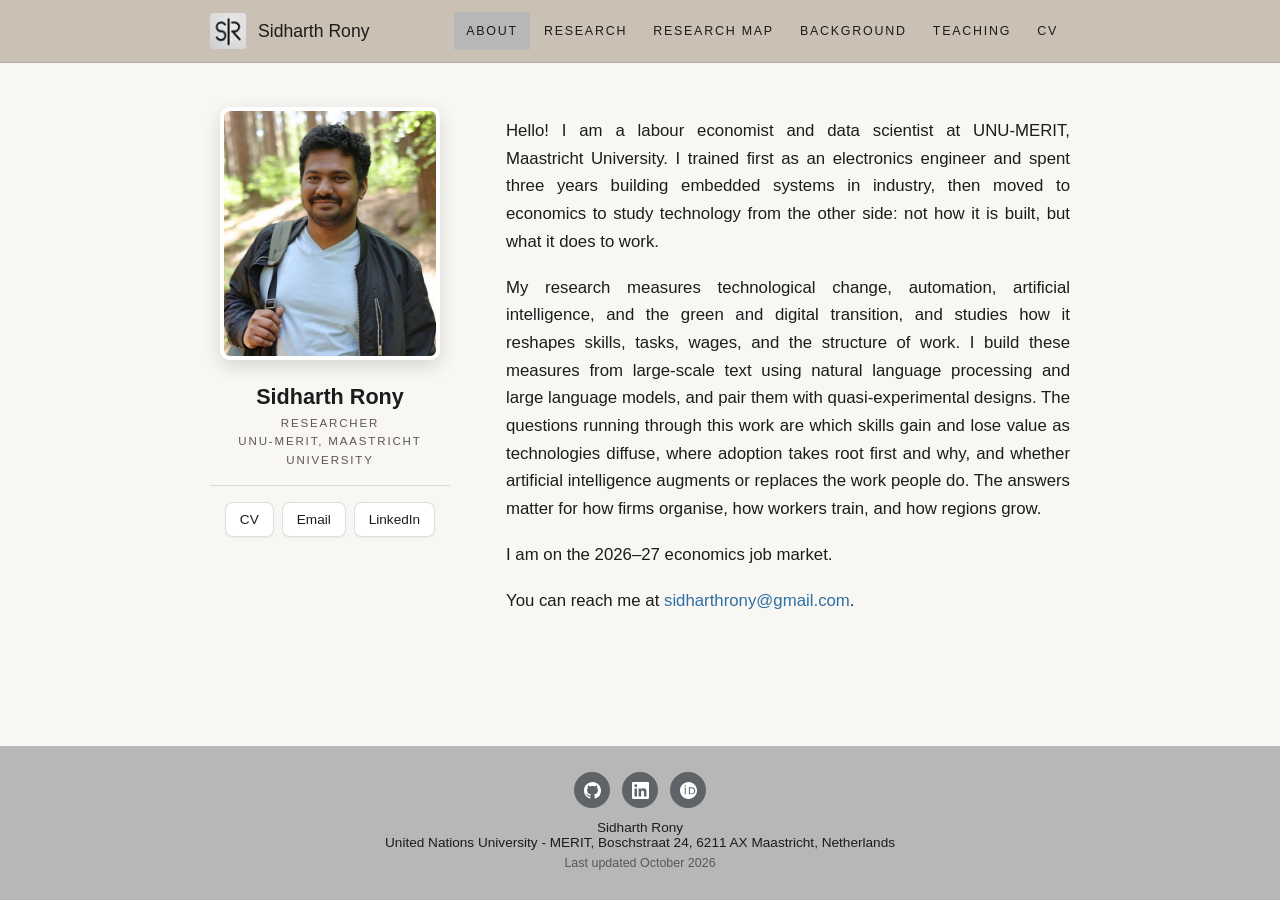
<file: index.html>
<!DOCTYPE html>
<html lang="en">
<head>
<meta charset="utf-8">
<meta name="viewport" content="width=device-width, initial-scale=1">
<title>Sidharth Rony | Economist, UNU-MERIT</title>
<meta name="description" content="Sidharth Rony is a labour economist at UNU-MERIT, Maastricht University. Technological change, skills and labour markets, measured from large-scale text with language models.">
<meta name="robots" content="index, follow, max-image-preview:large">
<meta name="referrer" content="strict-origin-when-cross-origin">
<meta http-equiv="Content-Security-Policy" content="default-src 'self'; script-src 'self' https://www.googletagmanager.com; connect-src 'self' https://*.google-analytics.com https://*.analytics.google.com https://www.googletagmanager.com; img-src 'self' data: https://www.googletagmanager.com https://*.google-analytics.com; style-src 'self' https://fonts.googleapis.com; font-src 'self' https://fonts.gstatic.com; object-src 'none'; base-uri 'self'; form-action 'none'">
<link rel="canonical" href="https://srony.github.io/">
<meta name="theme-color" content="#cac0b3">
<meta name="author" content="Sidharth Rony">
<meta property="og:type" content="profile">
<meta property="og:title" content="Sidharth Rony | Economist, UNU-MERIT">
<meta property="og:description" content="Labour economist at UNU-MERIT, Maastricht University. Technological change, skills and labour markets.">
<meta property="og:url" content="https://srony.github.io/">
<meta property="og:image" content="https://srony.github.io/files/photo.jpg">
<meta property="og:site_name" content="Sidharth Rony">
<meta name="twitter:card" content="summary">
<link rel="icon" href="favicon.ico" sizes="16x16 32x32 48x48">
<link rel="icon" type="image/png" sizes="196x196" href="files/favicon.png">
<link rel="apple-touch-icon" href="files/apple-touch-icon.png">
<link rel="preconnect" href="https://fonts.googleapis.com">
<link rel="preconnect" href="https://fonts.gstatic.com" crossorigin>
<link href="https://fonts.googleapis.com/css2?family=Droid+Sans:wght@400;700&display=swap" rel="stylesheet">
<link rel="stylesheet" href="files/site.css?v=9">
<script type="application/ld+json">
{
  "@context": "https://schema.org",
  "@type": "Person",
  "name": "Sidharth Rony",
  "honorificSuffix": "Ph.D.",
  "jobTitle": "Researcher",
  "url": "https://srony.github.io/",
  "image": "https://srony.github.io/files/photo.jpg",
  "email": "mailto:sidharthrony@gmail.com",
  "affiliation": {"@type": "Organization", "name": "UNU-MERIT, Maastricht University", "url": "https://www.merit.unu.edu/"},
  "alumniOf": [
    {"@type": "CollegeOrUniversity", "name": "Royal Holloway, University of London"},
    {"@type": "CollegeOrUniversity", "name": "Maastricht University"}
  ],
  "knowsAbout": ["labour economics", "economics of innovation", "artificial intelligence", "natural language processing", "text as data"],
  "sameAs": ["https://www.linkedin.com/in/sidharth-rony/", "https://github.com/srony", "https://orcid.org/0009-0008-6828-4704", "https://sites.google.com/view/sidharthrony/"]
}
</script>
<script src="files/analytics.js"></script>
</head>
<body>
<header>
  <div class="wrap">
    <a class="brand" href="index.html"><img src="files/logo.png" alt="S|R" width="36" height="36"><span>Sidharth Rony</span></a>
    <nav aria-label="Main">
      <a href="index.html" class="active">About</a>
      <a href="research.html">Research</a>
      <a href="research-map.html">Research map</a>
      <a href="background.html">Background</a>
      <a href="teaching.html">Teaching</a>
      <a href="files/cv_rony.pdf">CV</a>
    </nav>
  </div>
</header>

<main class="wrap">
  <div class="home">
    <div class="card">
      <img src="files/photo.jpg" alt="Portrait of Sidharth Rony" width="220" height="253">
      <h1>Sidharth Rony</h1>
      <div class="sub">Researcher<br>UNU-MERIT, Maastricht University</div>
      <hr>
      <div class="btns">
        <a href="files/cv_rony.pdf">CV</a>
        <a href="mailto:sidharthrony@gmail.com">Email</a>
        <a href="https://www.linkedin.com/in/sidharth-rony/">LinkedIn</a>
      </div>
    </div>
    <div class="greet">
      <p>Hello! I am a labour economist and data scientist at UNU-MERIT, Maastricht University. I trained first as an electronics engineer and spent three years building embedded systems in industry, then moved to economics to study technology from the other side: not how it is built, but what it does to work.</p>
      <p>My research measures technological change, automation, artificial intelligence, and the green and digital transition, and studies how it reshapes skills, tasks, wages, and the structure of work. I build these measures from large-scale text using natural language processing and large language models, and pair them with quasi-experimental designs. The questions running through this work are which skills gain and lose value as technologies diffuse, where adoption takes root first and why, and whether artificial intelligence augments or replaces the work people do. The answers matter for how firms organise, how workers train, and how regions grow.</p>
      <p>I am on the 2026–27 economics job market.</p>
      <p>You can reach me at <a href="mailto:sidharthrony@gmail.com">sidharthrony@gmail.com</a>.</p>
    </div>
  </div>
</main>

<footer>
  <div class="icons">
    <a href="https://github.com/srony" aria-label="GitHub" title="GitHub"><svg viewBox="0 0 16 16" aria-hidden="true"><path d="M8 0C3.58 0 0 3.58 0 8c0 3.54 2.29 6.53 5.47 7.59.4.07.55-.17.55-.38 0-.19-.01-.82-.01-1.49-2.01.37-2.53-.49-2.69-.94-.09-.23-.48-.94-.82-1.13-.28-.15-.68-.52-.01-.53.63-.01 1.08.58 1.23.82.72 1.21 1.87.87 2.33.66.07-.52.28-.87.51-1.07-1.78-.2-3.64-.89-3.64-3.95 0-.87.31-1.59.82-2.15-.08-.2-.36-1.02.08-2.12 0 0 .67-.21 2.2.82.64-.18 1.32-.27 2-.27.68 0 1.36.09 2 .27 1.53-1.04 2.2-.82 2.2-.82.44 1.1.16 1.92.08 2.12.51.56.82 1.27.82 2.15 0 3.07-1.87 3.75-3.65 3.95.29.25.54.73.54 1.48 0 1.07-.01 1.93-.01 2.2 0 .21.15.46.55.38A8.01 8.01 0 0 0 16 8c0-4.42-3.58-8-8-8z"/></svg></a>
    <a href="https://www.linkedin.com/in/sidharth-rony/" aria-label="LinkedIn" title="LinkedIn"><svg viewBox="0 0 24 24" aria-hidden="true"><path d="M20.45 20.45h-3.55v-5.57c0-1.33-.03-3.04-1.85-3.04-1.85 0-2.14 1.45-2.14 2.94v5.67H9.35V9h3.41v1.56h.05c.47-.9 1.63-1.85 3.36-1.85 3.6 0 4.26 2.37 4.26 5.45v6.29zM5.34 7.43a2.06 2.06 0 1 1 0-4.12 2.06 2.06 0 0 1 0 4.12zM7.12 20.45H3.56V9h3.56v11.45zM22.22 0H1.77C.79 0 0 .77 0 1.73v20.54C0 23.23.79 24 1.77 24h20.45c.98 0 1.78-.77 1.78-1.73V1.73C24 .77 23.2 0 22.22 0z"/></svg></a>
    <a href="https://orcid.org/0009-0008-6828-4704" aria-label="ORCID" title="ORCID"><svg viewBox="0 0 256 256" aria-hidden="true"><path d="M128 0C57.3 0 0 57.3 0 128s57.3 128 128 128 128-57.3 128-128S198.7 0 128 0zM86.3 186.2H70.9V79.1h15.4v107.1zm-7.7-120.5c-5.5 0-10-4.5-10-10s4.5-10 10-10 10 4.5 10 10-4.5 10-10 10zm96.7 120.5h-41.6V79.1h41.6c37.3 0 54.2 26.6 54.2 53.5 0 29.1-19.6 53.6-54.2 53.6zm-1.4-93.3h-24.8v79.5h24.1c26.9 0 40.5-16.4 40.5-39.8.1-21.9-12.4-39.7-39.8-39.7z"/></svg></a>
  </div>
  Sidharth Rony<br>United Nations University - MERIT, Boschstraat 24, 6211 AX Maastricht, Netherlands
  <div class="small">Last updated October 2026</div>
</footer>
<script src="files/site.js"></script>
</body>
</html>
</file>
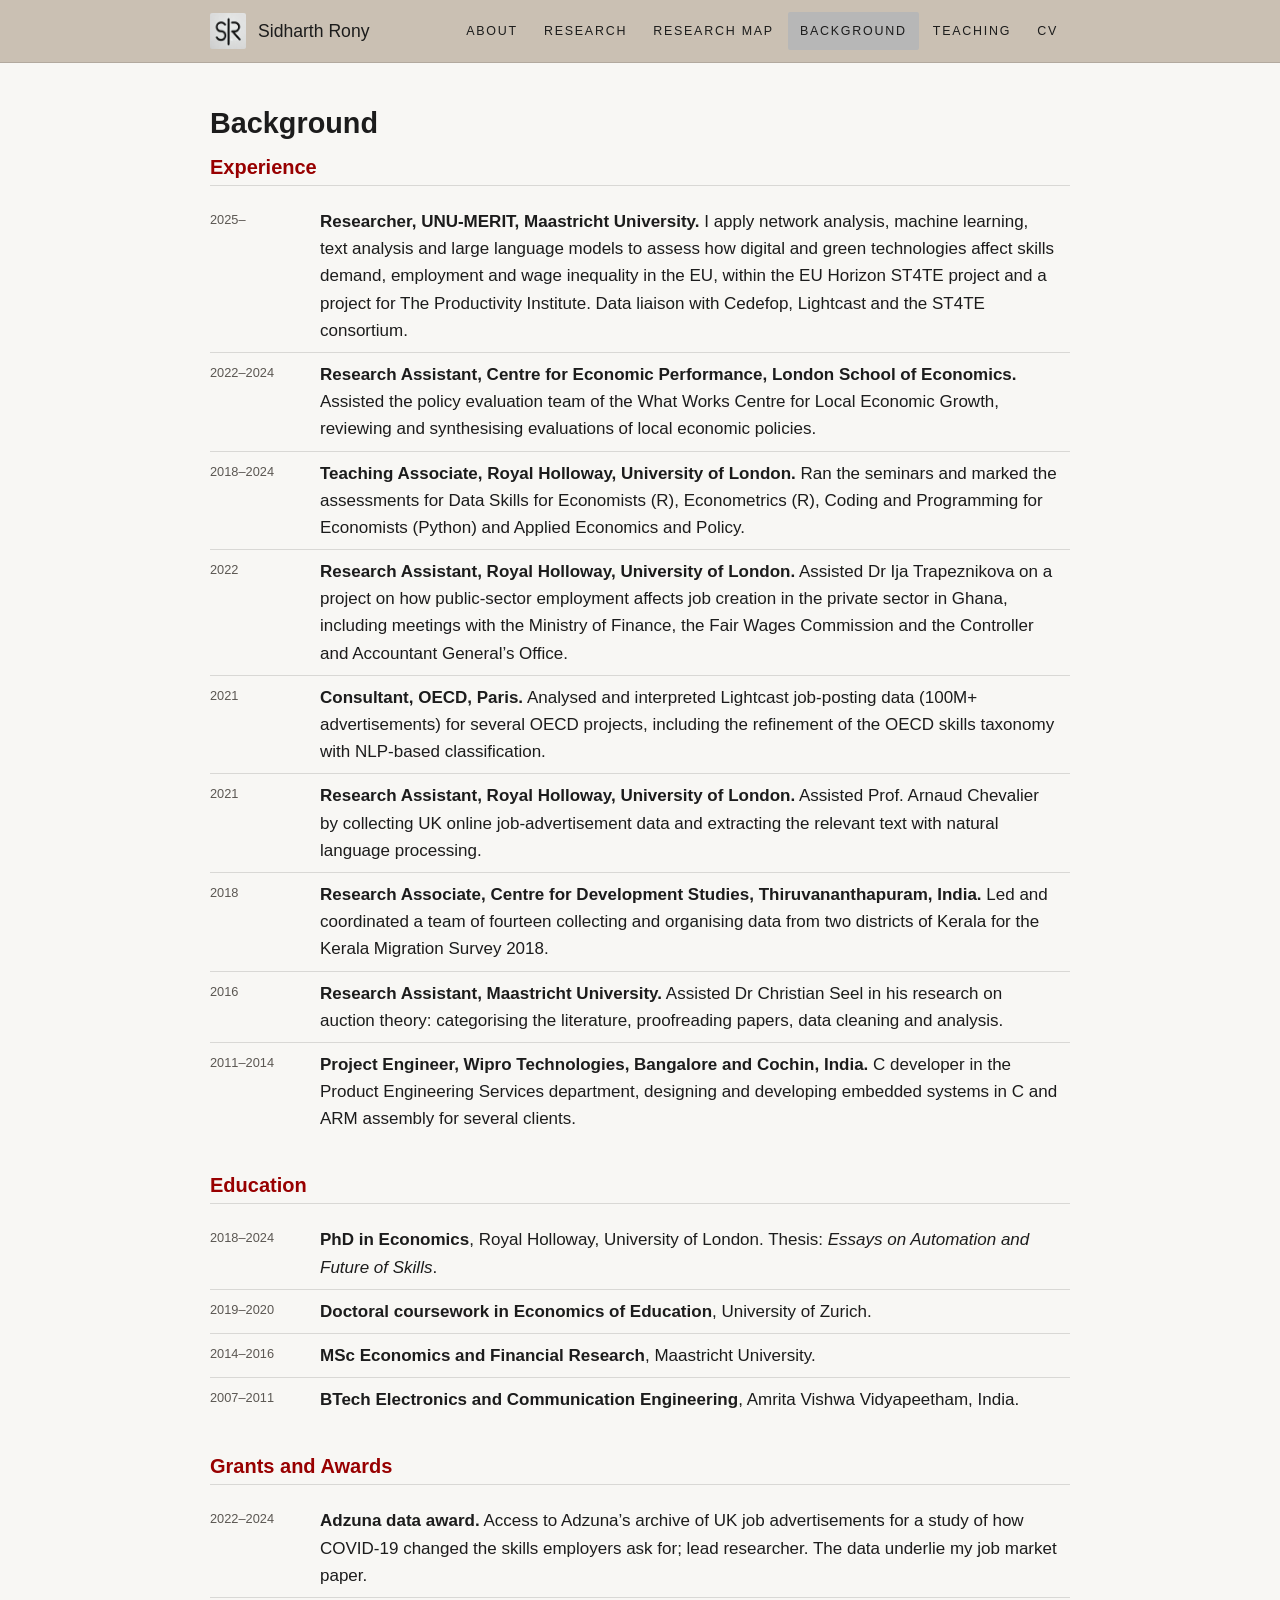
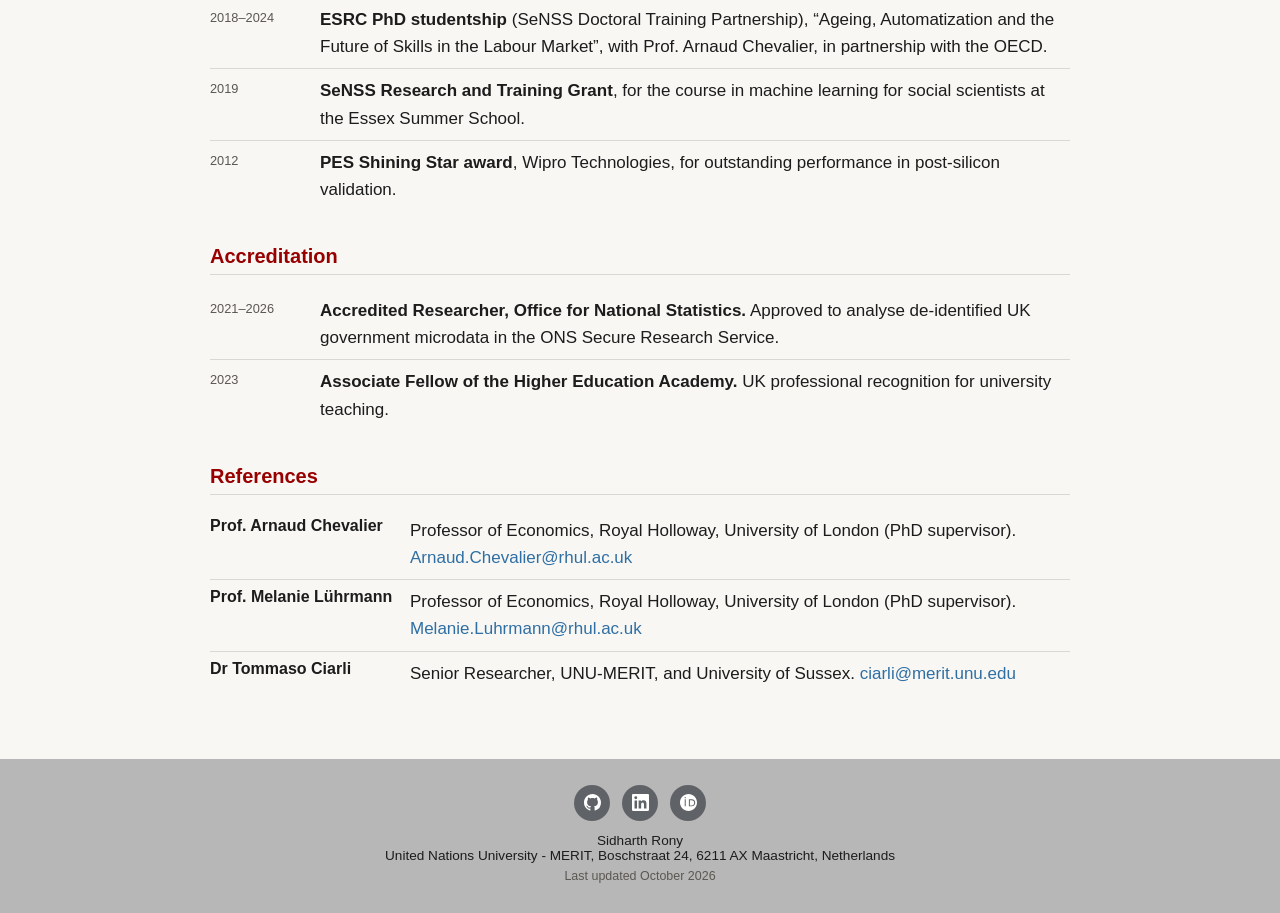
<file: background.html>
<!DOCTYPE html>
<html lang="en">
<head>
<meta charset="utf-8">
<meta name="viewport" content="width=device-width, initial-scale=1">
<title>Background | Sidharth Rony</title>
<meta name="description" content="Experience, education, grants and accreditation of Sidharth Rony, economist at UNU-MERIT.">
<meta name="robots" content="index, follow">
<meta name="referrer" content="strict-origin-when-cross-origin">
<meta http-equiv="Content-Security-Policy" content="default-src 'self'; script-src 'self' https://www.googletagmanager.com; connect-src 'self' https://*.google-analytics.com https://*.analytics.google.com https://www.googletagmanager.com; img-src 'self' data: https://www.googletagmanager.com https://*.google-analytics.com; style-src 'self' https://fonts.googleapis.com; font-src 'self' https://fonts.gstatic.com; object-src 'none'; base-uri 'self'; form-action 'none'">
<link rel="canonical" href="https://srony.github.io/background.html">
<meta name="theme-color" content="#cac0b3">
<link rel="icon" href="favicon.ico" sizes="16x16 32x32 48x48">
<link rel="icon" type="image/png" sizes="196x196" href="files/favicon.png">
<link rel="apple-touch-icon" href="files/apple-touch-icon.png">
<link rel="preconnect" href="https://fonts.googleapis.com">
<link rel="preconnect" href="https://fonts.gstatic.com" crossorigin>
<link href="https://fonts.googleapis.com/css2?family=Droid+Sans:wght@400;700&display=swap" rel="stylesheet">
<link rel="stylesheet" href="files/site.css?v=9">
<script src="files/analytics.js"></script>
</head>
<body>
<header>
  <div class="wrap">
    <a class="brand" href="index.html"><img src="files/logo.png" alt="S|R" width="36" height="36"><span>Sidharth Rony</span></a>
    <nav aria-label="Main">
      <a href="index.html">About</a>
      <a href="research.html">Research</a>
      <a href="research-map.html">Research map</a>
      <a href="background.html" class="active">Background</a>
      <a href="teaching.html">Teaching</a>
      <a href="files/cv_rony.pdf">CV</a>
    </nav>
  </div>
</header>

<main class="wrap">
  <h1 class="page">Background</h1>

  <h2>Experience</h2>
  <table>
    <tr><td>2025–</td><td><strong>Researcher, UNU-MERIT, Maastricht University.</strong> I apply network analysis, machine learning, text analysis and large language models to assess how digital and green technologies affect skills demand, employment and wage inequality in the EU, within the EU Horizon ST4TE project and a project for The Productivity Institute. Data liaison with Cedefop, Lightcast and the ST4TE consortium.</td></tr>
    <tr><td>2022–2024</td><td><strong>Research Assistant, Centre for Economic Performance, London School of Economics.</strong> Assisted the policy evaluation team of the What Works Centre for Local Economic Growth, reviewing and synthesising evaluations of local economic policies.</td></tr>
    <tr><td>2018–2024</td><td><strong>Teaching Associate, Royal Holloway, University of London.</strong> Ran the seminars and marked the assessments for Data Skills for Economists (R), Econometrics (R), Coding and Programming for Economists (Python) and Applied Economics and Policy.</td></tr>
    <tr><td>2022</td><td><strong>Research Assistant, Royal Holloway, University of London.</strong> Assisted Dr Ija Trapeznikova on a project on how public-sector employment affects job creation in the private sector in Ghana, including meetings with the Ministry of Finance, the Fair Wages Commission and the Controller and Accountant General’s Office.</td></tr>
    <tr><td>2021</td><td><strong>Consultant, OECD, Paris.</strong> Analysed and interpreted Lightcast job-posting data (100M+ advertisements) for several OECD projects, including the refinement of the OECD skills taxonomy with NLP-based classification.</td></tr>
    <tr><td>2021</td><td><strong>Research Assistant, Royal Holloway, University of London.</strong> Assisted Prof. Arnaud Chevalier by collecting UK online job-advertisement data and extracting the relevant text with natural language processing.</td></tr>
    <tr><td>2018</td><td><strong>Research Associate, Centre for Development Studies, Thiruvananthapuram, India.</strong> Led and coordinated a team of fourteen collecting and organising data from two districts of Kerala for the Kerala Migration Survey 2018.</td></tr>
    <tr><td>2016</td><td><strong>Research Assistant, Maastricht University.</strong> Assisted Dr Christian Seel in his research on auction theory: categorising the literature, proofreading papers, data cleaning and analysis.</td></tr>
    <tr><td>2011–2014</td><td><strong>Project Engineer, Wipro Technologies, Bangalore and Cochin, India.</strong> C developer in the Product Engineering Services department, designing and developing embedded systems in C and ARM assembly for several clients.</td></tr>
  </table>

  <h2>Education</h2>
  <table>
    <tr><td>2018–2024</td><td><strong>PhD in Economics</strong>, Royal Holloway, University of London. Thesis: <em>Essays on Automation and Future of Skills</em>.</td></tr>
    <tr><td>2019–2020</td><td><strong>Doctoral coursework in Economics of Education</strong>, University of Zurich.</td></tr>
    <tr><td>2014–2016</td><td><strong>MSc Economics and Financial Research</strong>, Maastricht University.</td></tr>
    <tr><td>2007–2011</td><td><strong>BTech Electronics and Communication Engineering</strong>, Amrita Vishwa Vidyapeetham, India.</td></tr>
  </table>

  <h2>Grants and Awards</h2>
  <table>
    <tr><td>2022–2024</td><td><strong>Adzuna data award.</strong> Access to Adzuna’s archive of UK job advertisements for a study of how COVID-19 changed the skills employers ask for; lead researcher. The data underlie my job market paper.</td></tr>
    <tr><td>2018–2024</td><td><strong>ESRC PhD studentship</strong> (SeNSS Doctoral Training Partnership), “Ageing, Automatization and the Future of Skills in the Labour Market”, with Prof. Arnaud Chevalier, in partnership with the OECD.</td></tr>
    <tr><td>2019</td><td><strong>SeNSS Research and Training Grant</strong>, for the course in machine learning for social scientists at the Essex Summer School.</td></tr>
    <tr><td>2012</td><td><strong>PES Shining Star award</strong>, Wipro Technologies, for outstanding performance in post-silicon validation.</td></tr>
  </table>

  <h2>Accreditation</h2>
  <table>
    <tr><td>2021–2026</td><td><strong>Accredited Researcher, Office for National Statistics.</strong> Approved to analyse de-identified UK government microdata in the ONS Secure Research Service.</td></tr>
    <tr><td>2023</td><td><strong>Associate Fellow of the Higher Education Academy.</strong> UK professional recognition for university teaching.</td></tr>
  </table>

  <h2>References</h2>
  <table class="refs">
    <tr><td>Prof. Arnaud Chevalier</td><td>Professor of Economics, Royal Holloway, University of London (PhD supervisor). <a href="mailto:Arnaud.Chevalier@rhul.ac.uk">Arnaud.Chevalier@rhul.ac.uk</a></td></tr>
    <tr><td>Prof. Melanie Lührmann</td><td>Professor of Economics, Royal Holloway, University of London (PhD supervisor). <a href="mailto:Melanie.Luhrmann@rhul.ac.uk">Melanie.Luhrmann@rhul.ac.uk</a></td></tr>
    <tr><td>Dr Tommaso Ciarli</td><td>Senior Researcher, UNU-MERIT, and University of Sussex. <a href="mailto:ciarli@merit.unu.edu">ciarli@merit.unu.edu</a></td></tr>
  </table>
</main>

<footer>
  <div class="icons">
    <a href="https://github.com/srony" aria-label="GitHub" title="GitHub"><svg viewBox="0 0 16 16" aria-hidden="true"><path d="M8 0C3.58 0 0 3.58 0 8c0 3.54 2.29 6.53 5.47 7.59.4.07.55-.17.55-.38 0-.19-.01-.82-.01-1.49-2.01.37-2.53-.49-2.69-.94-.09-.23-.48-.94-.82-1.13-.28-.15-.68-.52-.01-.53.63-.01 1.08.58 1.23.82.72 1.21 1.87.87 2.33.66.07-.52.28-.87.51-1.07-1.78-.2-3.64-.89-3.64-3.95 0-.87.31-1.59.82-2.15-.08-.2-.36-1.02.08-2.12 0 0 .67-.21 2.2.82.64-.18 1.32-.27 2-.27.68 0 1.36.09 2 .27 1.53-1.04 2.2-.82 2.2-.82.44 1.1.16 1.92.08 2.12.51.56.82 1.27.82 2.15 0 3.07-1.87 3.75-3.65 3.95.29.25.54.73.54 1.48 0 1.07-.01 1.93-.01 2.2 0 .21.15.46.55.38A8.01 8.01 0 0 0 16 8c0-4.42-3.58-8-8-8z"/></svg></a>
    <a href="https://www.linkedin.com/in/sidharth-rony/" aria-label="LinkedIn" title="LinkedIn"><svg viewBox="0 0 24 24" aria-hidden="true"><path d="M20.45 20.45h-3.55v-5.57c0-1.33-.03-3.04-1.85-3.04-1.85 0-2.14 1.45-2.14 2.94v5.67H9.35V9h3.41v1.56h.05c.47-.9 1.63-1.85 3.36-1.85 3.6 0 4.26 2.37 4.26 5.45v6.29zM5.34 7.43a2.06 2.06 0 1 1 0-4.12 2.06 2.06 0 0 1 0 4.12zM7.12 20.45H3.56V9h3.56v11.45zM22.22 0H1.77C.79 0 0 .77 0 1.73v20.54C0 23.23.79 24 1.77 24h20.45c.98 0 1.78-.77 1.78-1.73V1.73C24 .77 23.2 0 22.22 0z"/></svg></a>
    <a href="https://orcid.org/0009-0008-6828-4704" aria-label="ORCID" title="ORCID"><svg viewBox="0 0 256 256" aria-hidden="true"><path d="M128 0C57.3 0 0 57.3 0 128s57.3 128 128 128 128-57.3 128-128S198.7 0 128 0zM86.3 186.2H70.9V79.1h15.4v107.1zm-7.7-120.5c-5.5 0-10-4.5-10-10s4.5-10 10-10 10 4.5 10 10-4.5 10-10 10zm96.7 120.5h-41.6V79.1h41.6c37.3 0 54.2 26.6 54.2 53.5 0 29.1-19.6 53.6-54.2 53.6zm-1.4-93.3h-24.8v79.5h24.1c26.9 0 40.5-16.4 40.5-39.8.1-21.9-12.4-39.7-39.8-39.7z"/></svg></a>
  </div>
  Sidharth Rony<br>United Nations University - MERIT, Boschstraat 24, 6211 AX Maastricht, Netherlands
  <div class="small">Last updated October 2026</div>
</footer>
<script src="files/site.js"></script>
</body>
</html>
</file>
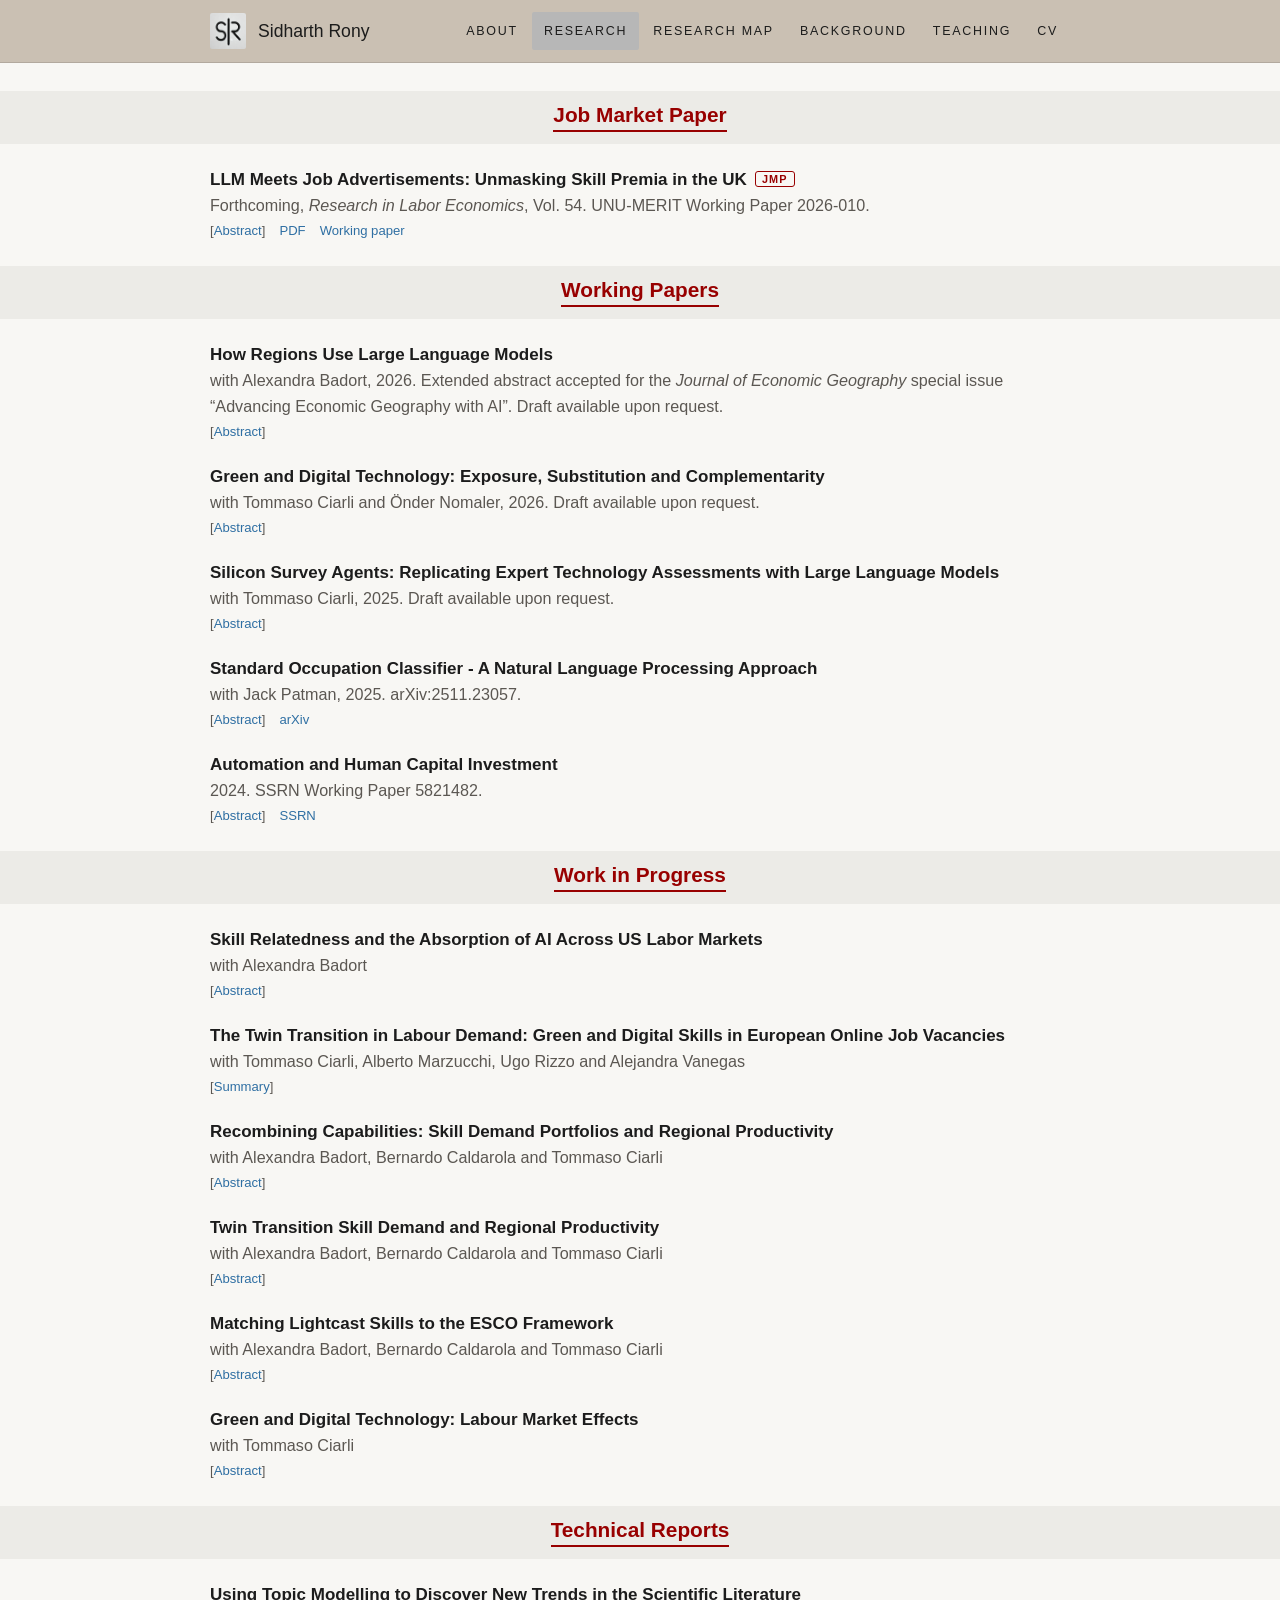
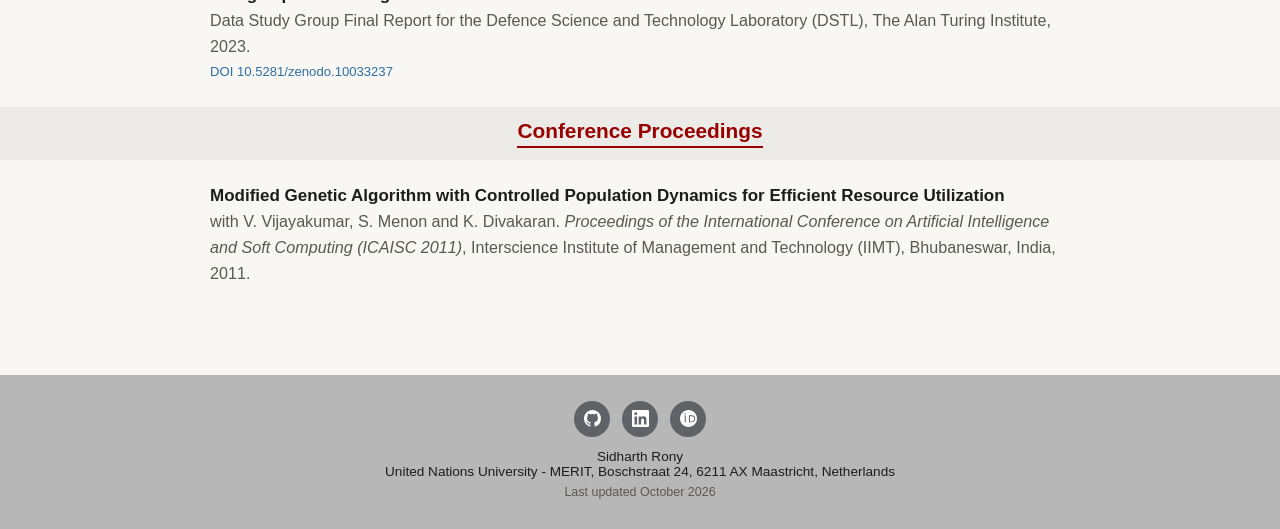
<file: research.html>
<!DOCTYPE html>
<html lang="en">
<head>
<meta charset="utf-8">
<meta name="viewport" content="width=device-width, initial-scale=1">
<title>Research | Sidharth Rony</title>
<meta name="description" content="Research by Sidharth Rony: job market paper, working papers and work in progress on technological change, AI, skills and labour markets.">
<meta name="robots" content="index, follow">
<meta name="referrer" content="strict-origin-when-cross-origin">
<meta http-equiv="Content-Security-Policy" content="default-src 'self'; script-src 'self' https://www.googletagmanager.com; connect-src 'self' https://*.google-analytics.com https://*.analytics.google.com https://www.googletagmanager.com; img-src 'self' data: https://www.googletagmanager.com https://*.google-analytics.com; style-src 'self' https://fonts.googleapis.com; font-src 'self' https://fonts.gstatic.com; object-src 'none'; base-uri 'self'; form-action 'none'">
<link rel="canonical" href="https://srony.github.io/research.html">
<meta name="theme-color" content="#cac0b3">
<link rel="icon" href="favicon.ico" sizes="16x16 32x32 48x48">
<link rel="icon" type="image/png" sizes="196x196" href="files/favicon.png">
<link rel="apple-touch-icon" href="files/apple-touch-icon.png">
<link rel="preconnect" href="https://fonts.googleapis.com">
<link rel="preconnect" href="https://fonts.gstatic.com" crossorigin>
<link href="https://fonts.googleapis.com/css2?family=Droid+Sans:wght@400;700&display=swap" rel="stylesheet">
<link rel="stylesheet" href="files/site.css?v=9">
<script src="files/analytics.js"></script>
</head>
<body>
<header>
  <div class="wrap">
    <a class="brand" href="index.html"><img src="files/logo.png" alt="S|R" width="36" height="36"><span>Sidharth Rony</span></a>
    <nav aria-label="Main">
      <a href="index.html">About</a>
      <a href="research.html" class="active">Research</a>
      <a href="research-map.html">Research map</a>
      <a href="background.html">Background</a>
      <a href="teaching.html">Teaching</a>
      <a href="files/cv_rony.pdf">CV</a>
    </nav>
  </div>
</header>

<main class="wrap">
  <div class="band"><h2>Job Market Paper</h2></div>
  <div class="paper">
    <div class="t">LLM Meets Job Advertisements: Unmasking Skill Premia in the UK<span class="tag">JMP</span></div>
    <div class="m">Forthcoming, <em>Research in Labor Economics</em>, Vol. 54. UNU-MERIT Working Paper 2026-010.</div>
    <div class="links"><button type="button" data-abs aria-expanded="false">Abstract</button><a href="files/rony_jmp.pdf">PDF</a><a href="https://unu-merit.nl/publications/wppdf/2026/wp2026-010.pdf">Working paper</a></div>
    <div class="abs"><p>Rapid advances in technology and events such as COVID-19 have significantly transformed the modern workplace, potentially altering the skills demanded in jobs. This study examines the evolving demand and posted-wage premia for Information and Communication Technology (ICT), interpersonal, and Artificial Intelligence (AI) skills in the UK labour market. Using a comprehensive dataset of online job advertisements (2016 to 2022), skills are extracted and categorised via GPT-4 zero-shot learning. Cross-sectional log-wage regressions, incorporating occupation and regional fixed effects with three-way clustered standard errors, reveal divergent trends in skill compensation. While interpersonal skills are ubiquitously demanded (approximately 90% of listings), they yield no significant posted-wage premium. In contrast, ICT skills, demanded in approximately 55% of postings, carry a posted-wage premium of approximately 7%. AI skills, mentioned in approximately 3% of postings, carry a posted-wage premium of approximately 9% within the ICT-mentioning subsample.</p></div>
  </div>

  <div class="band"><h2>Working Papers</h2></div>
  <div class="paper">
    <div class="t">How Regions Use Large Language Models</div>
    <div class="m">with Alexandra Badort, 2026. Extended abstract accepted for the <em>Journal of Economic Geography</em> special issue “Advancing Economic Geography with AI”. Draft available upon request.</div>
    <div class="links"><button type="button" data-abs aria-expanded="false">Abstract</button></div>
    <div class="abs"><p>A widespread view holds that the adoption of large language models (LLMs) follows capability at two levels: models are used for the tasks they perform well (machine capability), and the regions whose own capabilities match those tasks (regional capabilities) use them most and take up each improvement first. We test this view on four waves of US state-level data on Anthropic’s Claude, sampled between August 2025 and May 2026, spanning three releases that improved coding. Skill-based measures of regional capabilities built from job postings are the main regressors, alongside the occupational composition of state employment. Regional capabilities are strongly associated with how intensively a state uses the model. Much of this is shared with income and GDP, but skill relatedness survives every control, and in the 2026 data it also appears in Microsoft’s estimates of AI users across assistants. Regional capabilities are not associated with what the model is used for: use follows local occupational composition only weakly, and no more strongly where regional capabilities are deeper. Nor are they associated with how augmentatively states use the model, or with which states gained share of use after the releases; nationally, coding lost more than a third of its share while education and business tasks gained. Because more than nine in ten state–task counts are unpublished, the extensive margin is not identified, and an imputation that fits the published counts overstates the unpublished ones.</p></div>
  </div>
  <div class="paper">
    <div class="t">Green and Digital Technology: Exposure, Substitution and Complementarity</div>
    <div class="m">with Tommaso Ciarli and Önder Nomaler, 2026. Draft available upon request.</div>
    <div class="links"><button type="button" data-abs aria-expanded="false">Abstract</button></div>
    <div class="abs"><p>We construct the measurement inputs for the empirical analysis of the digital and green transitions in European labour markets: technology taxonomies, exposure measures, and a measure of substitution and complementarity. A digital taxonomy of 9 domains and 184 technologies is mined from Wikipedia and 1.9 million patents; the green taxonomy adopts the OECD ENV-TECH classification. Exposure of 427 occupations and 272 industries is measured identically in both domains as citation-weighted semantic similarity between task and patent text, validated against ten published exposure indices and by inspection of the full rankings. Text-matched digital tagging requires corrective cleaning of 1.3 percent of cells, examiner-classified green tagging 0.06 percent, isolating the source of measurement error. Substitution and complementarity are elicited separately from a language-model panel for 11,564 technology-occupation-industry cells with pairs observed in European employment data; complementarity dominates, and the ratings are read as fractions of the reached task content and combined with exposure into substituted and augmented content, two levels whose mix varies across technologies and occupations but not across industries. All rejected alternatives are documented.</p></div>
  </div>
  <div class="paper">
    <div class="t">Silicon Survey Agents: Replicating Expert Technology Assessments with Large Language Models</div>
    <div class="m">with Tommaso Ciarli, 2025. Draft available upon request.</div>
    <div class="links"><button type="button" data-abs aria-expanded="false">Abstract</button></div>
    <div class="abs"><p>Can a language model reproduce what domain experts think? We test this against a completed Delphi survey in which human experts rated how specific technologies will change work tasks, regenerating every response with a persona-conditioned model call. At the aggregate level, yes: after screening eight models, the selected model reproduces the human experts’ rating distribution with a similarity of 0.945. The agreement is between distributions, not individuals. Similarity declines as the distributions are compared within finer groups of cases, from 0.93 for a whole construct to 0.78 within a single technology, industry and task; it is insensitive to the respondent’s profile; and it rises with the homogeneity of the human ratings: where the experts’ ratings agree, the silicon experts match them; where they divide most, on substitutability, the model rates replacement lower. A silicon panel stands in for the aggregate judgement of experts, not for the expert.</p></div>
  </div>
  <div class="paper">
    <div class="t">Standard Occupation Classifier - A Natural Language Processing Approach</div>
    <div class="m">with Jack Patman, 2025. arXiv:2511.23057.</div>
    <div class="links"><button type="button" data-abs aria-expanded="false">Abstract</button><a href="https://arxiv.org/abs/2511.23057">arXiv</a></div>
    <div class="abs"><p>Standard Occupational Classifiers (SOC) are systems used to categorize and classify different types of jobs and occupations based on their similarities in terms of job duties, skills, and qualifications. Integrating these facets with Big Data from job advertisement offers the prospect to investigate labour demand that is specific to various occupations. This project investigates the use of recent developments in natural language processing to construct a classifier capable of assigning an occupation code to a given job advertisement. We develop various classifiers for both UK ONS SOC and US O*NET SOC, using different Language Models. We find that an ensemble model, which combines Google BERT and a Neural Network classifier while considering job title, description, and skills, achieved the highest prediction accuracy. Specifically, the ensemble model exhibited a classification accuracy of up to 61% for the lower (or fourth) tier of SOC, and 72% for the third tier of SOC. This model could provide up to date, accurate information on the evolution of the labour market using job advertisements.</p></div>
  </div>
  <div class="paper">
    <div class="t">Automation and Human Capital Investment</div>
    <div class="m">2024. SSRN Working Paper 5821482.</div>
    <div class="links"><button type="button" data-abs aria-expanded="false">Abstract</button><a href="https://ssrn.com/abstract=5821482">SSRN</a></div>
    <div class="abs"><p>Technological change has an ambiguous impact on labour market by creating demand for some skills and reducing demand of some others. Hence the relationship of demand for skills and the need for training is an empirical question. In this paper, I investigate association between types of technological change and decisions. I categorise several measures of automation on the basis of tasks (done at individual or occupation level) and technology (Software, Robot, AI) and compare their relationship with human capital investment. I find that the correlation between automation and training varies depending on the automation measure used, showing a decline with both individual- and occupation-level automation measures. However when relying on technology based measures of automation, workers exposed to older technologies (Robot, Software) receive less training with automation, while workers exposed to newer technologies (AI) receive more training with automation. The findings are consistent across workers of different age groups and skill levels.</p></div>
  </div>

  <div class="band"><h2>Work in Progress</h2></div>
  <div class="paper">
    <div class="t">Skill Relatedness and the Absorption of AI Across US Labor Markets</div>
    <div class="m">with Alexandra Badort</div>
    <div class="links"><button type="button" data-abs aria-expanded="false">Abstract</button></div>
    <div class="abs"><p>Where does a new general-purpose technology take root, and why do some regional labor markets absorb it faster than others? We track firm AI adoption at biweekly frequency across US states and large metros in the Census Business Trends and Outlook Survey, and relate it to each region’s pre-existing skill structure, measured from 433.6 million job postings. Three findings emerge. First, the geography of adoption is largely pre-determined: skill structure alone predicts a fully held-out region’s adoption with a correlation of 0.63, and the 2019 skill base predicts 2023–25 adoption nearly as well as the 2024 base. Second, the absorption margin is the connective tissue of the local skill ecosystem (its relatedness density), not its sophistication: one standard deviation of density predicts about one percentage point of additional adoption growth, while skill complexity predicts none. Third, each frontier model release widens the adoption gap between exposed and unexposed regions by roughly 0.1 percentage points, a treadmill that compounds; this dynamic reading is the hardest to separate from a smooth differential trend. Because laggards converge only to the steady states their fundamentals imply, a readiness typology of regions, and the margin each should target, follows.</p></div>
  </div>
  <div class="paper">
    <div class="t">The Twin Transition in Labour Demand: Green and Digital Skills in European Online Job Vacancies</div>
    <div class="m">with Tommaso Ciarli, Alberto Marzucchi, Ugo Rizzo and Alejandra Vanegas</div>
    <div class="links"><button type="button" data-abs aria-expanded="false">Summary</button></div>
    <div class="abs"><p>We link patent-based measures of green and digital technological exposure to the skill content of European online job vacancies, at the regional level, across occupations, and within occupations. Digital exposure is strongly associated with greater demand for digital skills and with higher skill demand overall; green exposure is associated with the demand for green skills at the occupational level; and joint exposure to both technologies displays a distinct pattern that cannot be inferred from either transition in isolation.</p></div>
  </div>
  <div class="paper">
    <div class="t">Recombining Capabilities: Skill Demand Portfolios and Regional Productivity</div>
    <div class="m">with Alexandra Badort, Bernardo Caldarola and Tommaso Ciarli</div>
    <div class="links"><button type="button" data-abs aria-expanded="false">Abstract</button></div>
    <div class="abs"><p>This paper explores how evolving regional skill demand relates to labour productivity. It draws on over 170 million Lightcast online job advertisements, at the NUTS-3 level across the UK and ten EU countries, between 2014 and 2019. Categorising UK skills with the Lightcast taxonomy and EU skills with the ESCO framework, we measure regional skill demand by network-based coherence, fitness, and entropy of skills sets. Combined with ARDECO productivity data and socioeconomic controls, we apply two-way fixed effects and long-difference regressions. For EU regions, more diverse and less complex skill demand is positively associated with productivity, while UK regions suggest the opposite. This study presents the first systematic evidence on the role of evolving skill demand structures in shaping regional productivity dynamics across Europe and the UK.</p></div>
  </div>
  <div class="paper">
    <div class="t">Twin Transition Skill Demand and Regional Productivity</div>
    <div class="m">with Alexandra Badort, Bernardo Caldarola and Tommaso Ciarli</div>
    <div class="links"><button type="button" data-abs aria-expanded="false">Abstract</button></div>
    <div class="abs"><p>This paper examines how the twin transition relates to labour productivity by tracing the evolving regional demand for green and digital skills. We draw on more than 130 million Lightcast online job advertisements across ten European countries at the NUTS-3 level between 2014 and 2019, using the ESCO framework to classify green and digital skills. Regional skill-demand shares are combined with ARDECO productivity data and socioeconomic controls and analysed using two-way fixed-effects and long-difference regressions, complemented by a shift-share instrumental-variable approach. We show that greening and digitalisation are predominantly within-industry dynamics. While demand for digital skills is positively associated with regional labour productivity and allows for causal inference, demand for green skills is only negatively correlated with it.</p></div>
  </div>
  <div class="paper">
    <div class="t">Matching Lightcast Skills to the ESCO Framework</div>
    <div class="m">with Alexandra Badort, Bernardo Caldarola and Tommaso Ciarli</div>
    <div class="links"><button type="button" data-abs aria-expanded="false">Abstract</button></div>
    <div class="abs"><p>Skill taxonomies extracted from online job advertisements are often mutually incomparable; we map two Lightcast taxonomies into the public ESCO standard. Where vocabularies overlap (the 1,747 Lightcast EU skills), exact label matching links 73% of skills and embedding similarity with structured expert review completes the mapping. Where vocabularies are disjoint (the 35,950-skill Lightcast UK taxonomy), label-based methods fail, and we instead match categories by their composition: each Lightcast subcategory and each ESCO category is represented by the centroid of its constituent skill embeddings. Centroid matching places 92.5% of subcategories above the 0.6 similarity threshold, against 39.2% for category-name and 9.9% for description matching, and the approach applies to any crosswalk between proprietary and official classifications. We validate the mappings by their consequences for measurement: the regional portfolio measures built on them are robust to the matching decisions, preserving regional rankings throughout. Benchmarked against measures computed directly on the raw Lightcast UK taxonomy, the centroid mapping also preserves the benchmark’s regional rankings (Spearman correlation of 0.91) where an alternative crosswalk based on individual preferred labels reorders them (0.56), although the two agree in levels (Pearson correlations of 0.98 and 0.96); a crosswalk should therefore not be judged by level agreement alone.</p></div>
  </div>
  <div class="paper">
    <div class="t">Green and Digital Technology: Labour Market Effects</div>
    <div class="m">with Tommaso Ciarli</div>
    <div class="links"><button type="button" data-abs aria-expanded="false">Abstract</button></div>
    <div class="abs"><p>We estimate the association between digital and green technology exposure and employment across European regions, and ask which technologies carry it, when, and for whom. Patent-based exposure measures, built symmetrically for the two domains, are combined with 2009 industry structures into regional shift-share exposures and related to employment changes in 212 NUTS-2 regions of 18 countries over 2009–2019, 2009–2023 and 2020–2023, with the 2021 break in the Labour Force Survey corrected. Inference treats the ten industry shocks as the unit of randomness. One standard deviation of digital exposure is associated with a 0.97 percentage point larger change in the employment-to-population ratio over 2009–2019 (exposure-robust standard error 0.23, significant at 1 percent); over 2009–2023 the coefficient is 1.31 and over 2020–2023 0.47, neither significant. Green exposure carries no significant association on any window. Eight of the nine digital technology groups carry positive and significant employment-rate associations over 2009–2019, and only robotics and manufacturing carries one over 2020–2023, at 10 percent; in the green domain, green ICT and smart grids are positive and greenhouse-gas capture negative over 2009–2019. The digital association is larger for the low-educated than for the medium-educated, by 1.54 percentage points over 2009–2019, significant at 5 percent. Placebo tests select the employment rate over employment growth as the outcome of record.</p></div>
  </div>

  <div class="band"><h2>Technical Reports</h2></div>
  <div class="paper">
    <div class="t">Using Topic Modelling to Discover New Trends in the Scientific Literature</div>
    <div class="m">Data Study Group Final Report for the Defence Science and Technology Laboratory (DSTL), The Alan Turing Institute, 2023.</div>
    <div class="links"><a href="https://doi.org/10.5281/zenodo.10033237">DOI 10.5281/zenodo.10033237</a></div>
  </div>

  <div class="band"><h2>Conference Proceedings</h2></div>
  <div class="paper">
    <div class="t">Modified Genetic Algorithm with Controlled Population Dynamics for Efficient Resource Utilization</div>
    <div class="m">with V. Vijayakumar, S. Menon and K. Divakaran. <em>Proceedings of the International Conference on Artificial Intelligence and Soft Computing (ICAISC 2011)</em>, Interscience Institute of Management and Technology (IIMT), Bhubaneswar, India, 2011.</div>
  </div>
</main>

<footer>
  <div class="icons">
    <a href="https://github.com/srony" aria-label="GitHub" title="GitHub"><svg viewBox="0 0 16 16" aria-hidden="true"><path d="M8 0C3.58 0 0 3.58 0 8c0 3.54 2.29 6.53 5.47 7.59.4.07.55-.17.55-.38 0-.19-.01-.82-.01-1.49-2.01.37-2.53-.49-2.69-.94-.09-.23-.48-.94-.82-1.13-.28-.15-.68-.52-.01-.53.63-.01 1.08.58 1.23.82.72 1.21 1.87.87 2.33.66.07-.52.28-.87.51-1.07-1.78-.2-3.64-.89-3.64-3.95 0-.87.31-1.59.82-2.15-.08-.2-.36-1.02.08-2.12 0 0 .67-.21 2.2.82.64-.18 1.32-.27 2-.27.68 0 1.36.09 2 .27 1.53-1.04 2.2-.82 2.2-.82.44 1.1.16 1.92.08 2.12.51.56.82 1.27.82 2.15 0 3.07-1.87 3.75-3.65 3.95.29.25.54.73.54 1.48 0 1.07-.01 1.93-.01 2.2 0 .21.15.46.55.38A8.01 8.01 0 0 0 16 8c0-4.42-3.58-8-8-8z"/></svg></a>
    <a href="https://www.linkedin.com/in/sidharth-rony/" aria-label="LinkedIn" title="LinkedIn"><svg viewBox="0 0 24 24" aria-hidden="true"><path d="M20.45 20.45h-3.55v-5.57c0-1.33-.03-3.04-1.85-3.04-1.85 0-2.14 1.45-2.14 2.94v5.67H9.35V9h3.41v1.56h.05c.47-.9 1.63-1.85 3.36-1.85 3.6 0 4.26 2.37 4.26 5.45v6.29zM5.34 7.43a2.06 2.06 0 1 1 0-4.12 2.06 2.06 0 0 1 0 4.12zM7.12 20.45H3.56V9h3.56v11.45zM22.22 0H1.77C.79 0 0 .77 0 1.73v20.54C0 23.23.79 24 1.77 24h20.45c.98 0 1.78-.77 1.78-1.73V1.73C24 .77 23.2 0 22.22 0z"/></svg></a>
    <a href="https://orcid.org/0009-0008-6828-4704" aria-label="ORCID" title="ORCID"><svg viewBox="0 0 256 256" aria-hidden="true"><path d="M128 0C57.3 0 0 57.3 0 128s57.3 128 128 128 128-57.3 128-128S198.7 0 128 0zM86.3 186.2H70.9V79.1h15.4v107.1zm-7.7-120.5c-5.5 0-10-4.5-10-10s4.5-10 10-10 10 4.5 10 10-4.5 10-10 10zm96.7 120.5h-41.6V79.1h41.6c37.3 0 54.2 26.6 54.2 53.5 0 29.1-19.6 53.6-54.2 53.6zm-1.4-93.3h-24.8v79.5h24.1c26.9 0 40.5-16.4 40.5-39.8.1-21.9-12.4-39.7-39.8-39.7z"/></svg></a>
  </div>
  Sidharth Rony<br>United Nations University - MERIT, Boschstraat 24, 6211 AX Maastricht, Netherlands
  <div class="small">Last updated October 2026</div>
</footer>
<script src="files/site.js"></script>
</body>
</html>
</file>
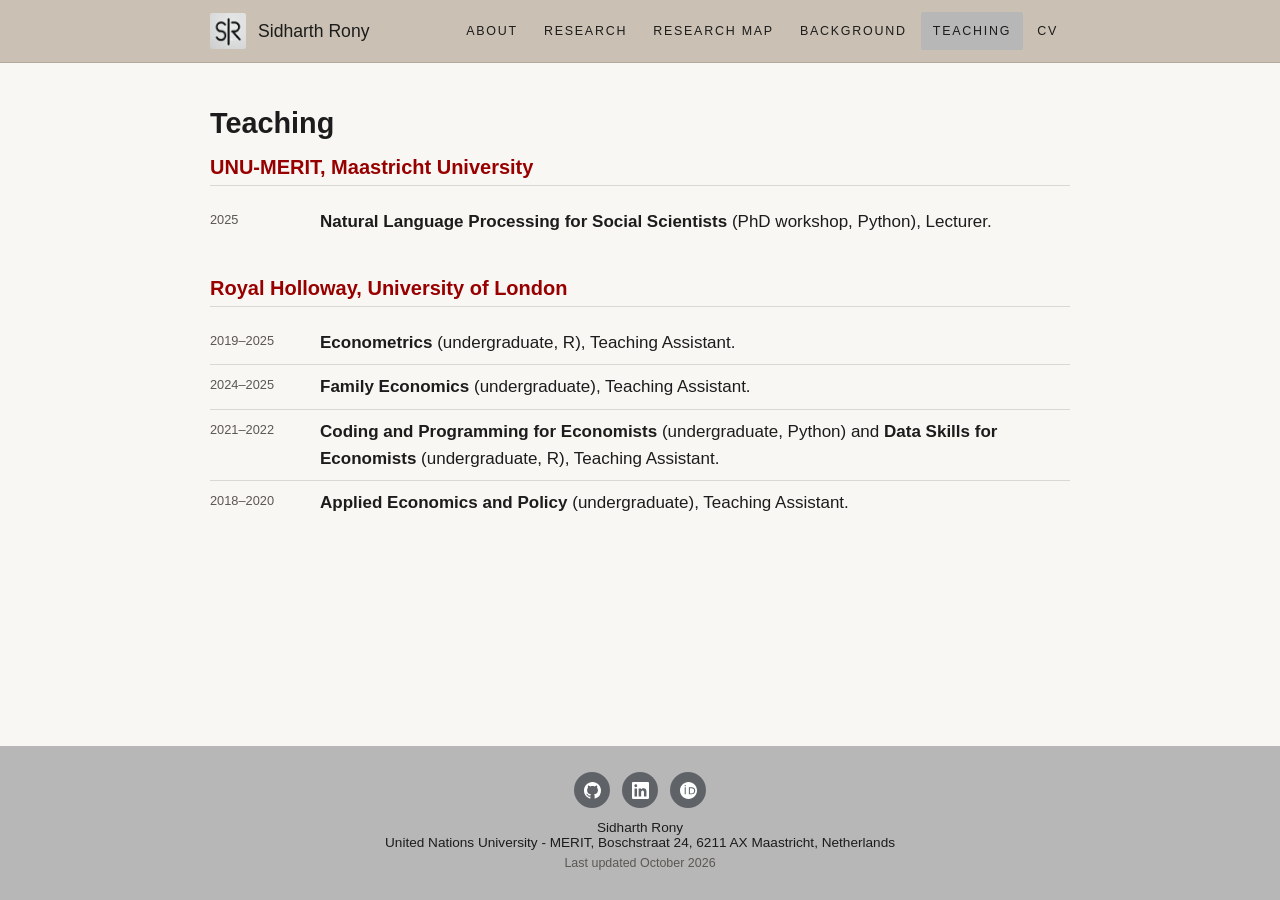
<file: teaching.html>
<!DOCTYPE html>
<html lang="en">
<head>
<meta charset="utf-8">
<meta name="viewport" content="width=device-width, initial-scale=1">
<title>Teaching | Sidharth Rony</title>
<meta name="description" content="Teaching by Sidharth Rony at UNU-MERIT and Royal Holloway, University of London.">
<meta name="robots" content="index, follow">
<meta name="referrer" content="strict-origin-when-cross-origin">
<meta http-equiv="Content-Security-Policy" content="default-src 'self'; script-src 'self' https://www.googletagmanager.com; connect-src 'self' https://*.google-analytics.com https://*.analytics.google.com https://www.googletagmanager.com; img-src 'self' data: https://www.googletagmanager.com https://*.google-analytics.com; style-src 'self' https://fonts.googleapis.com; font-src 'self' https://fonts.gstatic.com; object-src 'none'; base-uri 'self'; form-action 'none'">
<link rel="canonical" href="https://srony.github.io/teaching.html">
<meta name="theme-color" content="#cac0b3">
<link rel="icon" href="favicon.ico" sizes="16x16 32x32 48x48">
<link rel="icon" type="image/png" sizes="196x196" href="files/favicon.png">
<link rel="apple-touch-icon" href="files/apple-touch-icon.png">
<link rel="preconnect" href="https://fonts.googleapis.com">
<link rel="preconnect" href="https://fonts.gstatic.com" crossorigin>
<link href="https://fonts.googleapis.com/css2?family=Droid+Sans:wght@400;700&display=swap" rel="stylesheet">
<link rel="stylesheet" href="files/site.css?v=9">
<script src="files/analytics.js"></script>
</head>
<body>
<header>
  <div class="wrap">
    <a class="brand" href="index.html"><img src="files/logo.png" alt="S|R" width="36" height="36"><span>Sidharth Rony</span></a>
    <nav aria-label="Main">
      <a href="index.html">About</a>
      <a href="research.html">Research</a>
      <a href="research-map.html">Research map</a>
      <a href="background.html">Background</a>
      <a href="teaching.html" class="active">Teaching</a>
      <a href="files/cv_rony.pdf">CV</a>
    </nav>
  </div>
</header>

<main class="wrap">
  <h1 class="page">Teaching</h1>

  <h2>UNU-MERIT, Maastricht University</h2>
  <table>
    <tr><td>2025</td><td><strong>Natural Language Processing for Social Scientists</strong> (PhD workshop, Python), Lecturer.</td></tr>
  </table>

  <h2>Royal Holloway, University of London</h2>
  <table>
    <tr><td>2019–2025</td><td><strong>Econometrics</strong> (undergraduate, R), Teaching Assistant.</td></tr>
    <tr><td>2024–2025</td><td><strong>Family Economics</strong> (undergraduate), Teaching Assistant.</td></tr>
    <tr><td>2021–2022</td><td><strong>Coding and Programming for Economists</strong> (undergraduate, Python) and <strong>Data Skills for Economists</strong> (undergraduate, R), Teaching Assistant.</td></tr>
    <tr><td>2018–2020</td><td><strong>Applied Economics and Policy</strong> (undergraduate), Teaching Assistant.</td></tr>
  </table>
</main>

<footer>
  <div class="icons">
    <a href="https://github.com/srony" aria-label="GitHub" title="GitHub"><svg viewBox="0 0 16 16" aria-hidden="true"><path d="M8 0C3.58 0 0 3.58 0 8c0 3.54 2.29 6.53 5.47 7.59.4.07.55-.17.55-.38 0-.19-.01-.82-.01-1.49-2.01.37-2.53-.49-2.69-.94-.09-.23-.48-.94-.82-1.13-.28-.15-.68-.52-.01-.53.63-.01 1.08.58 1.23.82.72 1.21 1.87.87 2.33.66.07-.52.28-.87.51-1.07-1.78-.2-3.64-.89-3.64-3.95 0-.87.31-1.59.82-2.15-.08-.2-.36-1.02.08-2.12 0 0 .67-.21 2.2.82.64-.18 1.32-.27 2-.27.68 0 1.36.09 2 .27 1.53-1.04 2.2-.82 2.2-.82.44 1.1.16 1.92.08 2.12.51.56.82 1.27.82 2.15 0 3.07-1.87 3.75-3.65 3.95.29.25.54.73.54 1.48 0 1.07-.01 1.93-.01 2.2 0 .21.15.46.55.38A8.01 8.01 0 0 0 16 8c0-4.42-3.58-8-8-8z"/></svg></a>
    <a href="https://www.linkedin.com/in/sidharth-rony/" aria-label="LinkedIn" title="LinkedIn"><svg viewBox="0 0 24 24" aria-hidden="true"><path d="M20.45 20.45h-3.55v-5.57c0-1.33-.03-3.04-1.85-3.04-1.85 0-2.14 1.45-2.14 2.94v5.67H9.35V9h3.41v1.56h.05c.47-.9 1.63-1.85 3.36-1.85 3.6 0 4.26 2.37 4.26 5.45v6.29zM5.34 7.43a2.06 2.06 0 1 1 0-4.12 2.06 2.06 0 0 1 0 4.12zM7.12 20.45H3.56V9h3.56v11.45zM22.22 0H1.77C.79 0 0 .77 0 1.73v20.54C0 23.23.79 24 1.77 24h20.45c.98 0 1.78-.77 1.78-1.73V1.73C24 .77 23.2 0 22.22 0z"/></svg></a>
    <a href="https://orcid.org/0009-0008-6828-4704" aria-label="ORCID" title="ORCID"><svg viewBox="0 0 256 256" aria-hidden="true"><path d="M128 0C57.3 0 0 57.3 0 128s57.3 128 128 128 128-57.3 128-128S198.7 0 128 0zM86.3 186.2H70.9V79.1h15.4v107.1zm-7.7-120.5c-5.5 0-10-4.5-10-10s4.5-10 10-10 10 4.5 10 10-4.5 10-10 10zm96.7 120.5h-41.6V79.1h41.6c37.3 0 54.2 26.6 54.2 53.5 0 29.1-19.6 53.6-54.2 53.6zm-1.4-93.3h-24.8v79.5h24.1c26.9 0 40.5-16.4 40.5-39.8.1-21.9-12.4-39.7-39.8-39.7z"/></svg></a>
  </div>
  Sidharth Rony<br>United Nations University - MERIT, Boschstraat 24, 6211 AX Maastricht, Netherlands
  <div class="small">Last updated October 2026</div>
</footer>
<script src="files/site.js"></script>
</body>
</html>
</file>
<file: files/site.css>
/* Sidharth Rony — site styles. One font (Droid Sans, as on the Google Site), light page, red section headings. */
:root{
  --bg:#f8f7f4;
  --fg:#1c1c1c;
  --muted:#5b5752;
  --line:rgba(28,28,28,.14);
  --link:#2f6fa3;
  --accent:#980000;
  --band:#cac0b3;
  --grey:#b7b7b7;
  --font:"Droid Sans","Open Sans","Segoe UI",Helvetica,Arial,sans-serif;
}
*{box-sizing:border-box}
html{scroll-behavior:smooth}
body{margin:0;background:var(--bg);color:var(--fg);font:17px/1.6 var(--font);min-height:100vh;display:flex;flex-direction:column}
a{color:var(--link);text-decoration:none;border-bottom:1px solid transparent;transition:border-color .2s ease,color .2s ease}
a:hover{border-bottom-color:currentColor}
.wrap{max-width:900px;margin:0 auto;padding:0 20px}

/* header */
header{background:var(--band);border-bottom:1px solid var(--line)}
header .wrap{display:flex;align-items:center;justify-content:space-between;gap:16px;min-height:62px;flex-wrap:wrap}
.brand{display:flex;align-items:center;gap:12px;color:var(--fg);border:0;font:400 1.1rem var(--font);flex-shrink:0}
.brand img{width:36px;height:36px;border-radius:2px}
nav{display:flex;gap:2px;flex-wrap:wrap}
nav a{font:400 .78rem var(--font);letter-spacing:.14em;text-transform:uppercase;color:var(--fg);padding:12px 12px;border:0;border-radius:2px;transition:background-color .2s ease}
nav a:hover{background:rgba(255,255,255,.45)}
nav a.active{background:var(--grey)}

main.wrap{padding:44px 20px 40px;animation:rise .5s ease both;flex:1;width:100%}
@keyframes rise{from{opacity:0;transform:translateY(6px)}to{opacity:1;transform:none}}

/* home */
.home{display:grid;grid-template-columns:240px 1fr;gap:56px;align-items:start}
.card{text-align:center}
.card img{width:220px;height:auto;border-radius:10px;border:4px solid #fff;box-shadow:0 6px 18px rgba(0,0,0,.14)}
.card h1{font:700 1.35rem var(--font);margin:16px 0 4px}
.card .sub{font:400 .72rem var(--font);letter-spacing:.16em;text-transform:uppercase;color:var(--muted);line-height:1.6}
.card hr{border:0;border-top:1px solid var(--line);margin:16px 0}
.btns{display:flex;flex-wrap:wrap;justify-content:center;gap:8px}
.btns a{font:400 .85rem var(--font);color:var(--fg);background:#fff;border:1px solid var(--line);border-radius:8px;padding:9px 14px;box-shadow:0 1px 2px rgba(0,0,0,.05);transition:border-color .2s ease,transform .2s ease}
.btns a:hover{border-color:var(--accent);transform:translateY(-1px)}
.greet p{margin:0 0 18px;font-size:1.05rem;line-height:1.65;text-align:justify}
.greet p:first-child{margin-top:10px}

/* section pages */
h1.page{font:700 1.8rem var(--font);margin:0 0 16px}
h2{font:700 1.25rem var(--font);color:var(--accent);margin:34px 0 14px;padding-bottom:6px;border-bottom:1px solid var(--line)}
h2:first-of-type{margin-top:0}
/* research page: full-width bands with a centred red heading, as on the Google Site */
.band{margin:28px calc(50% - 50vw) 22px;padding:12px 20px;background:#ecebe7;text-align:center}
.band:first-child{margin-top:-16px}
.band h2{display:inline-block;margin:0;padding:0 0 3px;border:0;border-bottom:2px solid var(--accent);font-size:1.3rem}
.paper{margin:0 0 24px}
.paper .t{font-weight:700}
.paper .m{color:var(--muted);font-size:.95em}
.paper .links{font:400 .82rem var(--font);margin-top:4px}
.paper .links a,.paper .links button{margin-right:14px}
.paper .links button{all:unset;cursor:pointer;color:var(--link);font:inherit;margin-right:14px}
.paper .links button:hover,.paper .links a:hover{color:var(--accent);border-bottom:1px solid currentColor}
.paper .links button::before{content:"[";color:var(--muted)}
.paper .links button::after{content:"]";color:var(--muted)}
.abs{height:0;overflow:hidden;opacity:0;transition:height .4s ease,opacity .3s ease}
.open .abs{opacity:1;height:auto}
.abs p{margin:4px 0 0;padding:0;font-size:.95em;line-height:1.5;color:var(--muted);text-align:justify}
.tag{display:inline-block;font:700 .68rem var(--font);letter-spacing:.1em;text-transform:uppercase;color:var(--accent);border:1px solid var(--accent);padding:1px 6px;border-radius:3px;margin-left:8px;vertical-align:2px}

table{border-collapse:collapse;width:100%}
td{padding:8px 12px 8px 0;vertical-align:top;border-bottom:1px solid var(--line)}
tr:last-child td{border-bottom:0}
td:first-child{width:110px;color:var(--muted);white-space:nowrap;font:400 .8rem var(--font);padding-top:12px}
table.refs td:first-child{width:200px;color:var(--fg);font:700 1rem var(--font);padding-top:8px}
td strong{font-weight:700}

footer{margin-top:24px;background:var(--grey);padding:26px 0 30px;text-align:center;font:.85rem var(--font);color:var(--fg)}
.icons{display:flex;justify-content:center;gap:12px;margin-bottom:12px}
.icons a{width:36px;height:36px;border-radius:50%;background:#5f6368;display:grid;place-items:center;border:0;transition:background-color .2s ease}
.icons a:hover{background:var(--accent)}
.icons svg{width:17px;height:17px;fill:#fff}
footer .small{color:var(--muted);font-size:.78rem;margin-top:6px}

@media (prefers-reduced-motion:reduce){*{animation:none!important;transition:none!important}html{scroll-behavior:auto}}
@media (max-width:700px){
  body{font-size:18px}
  .home{grid-template-columns:1fr;gap:28px}
  .card img{width:180px}
  td:first-child{width:80px;white-space:normal}
}
</file>
